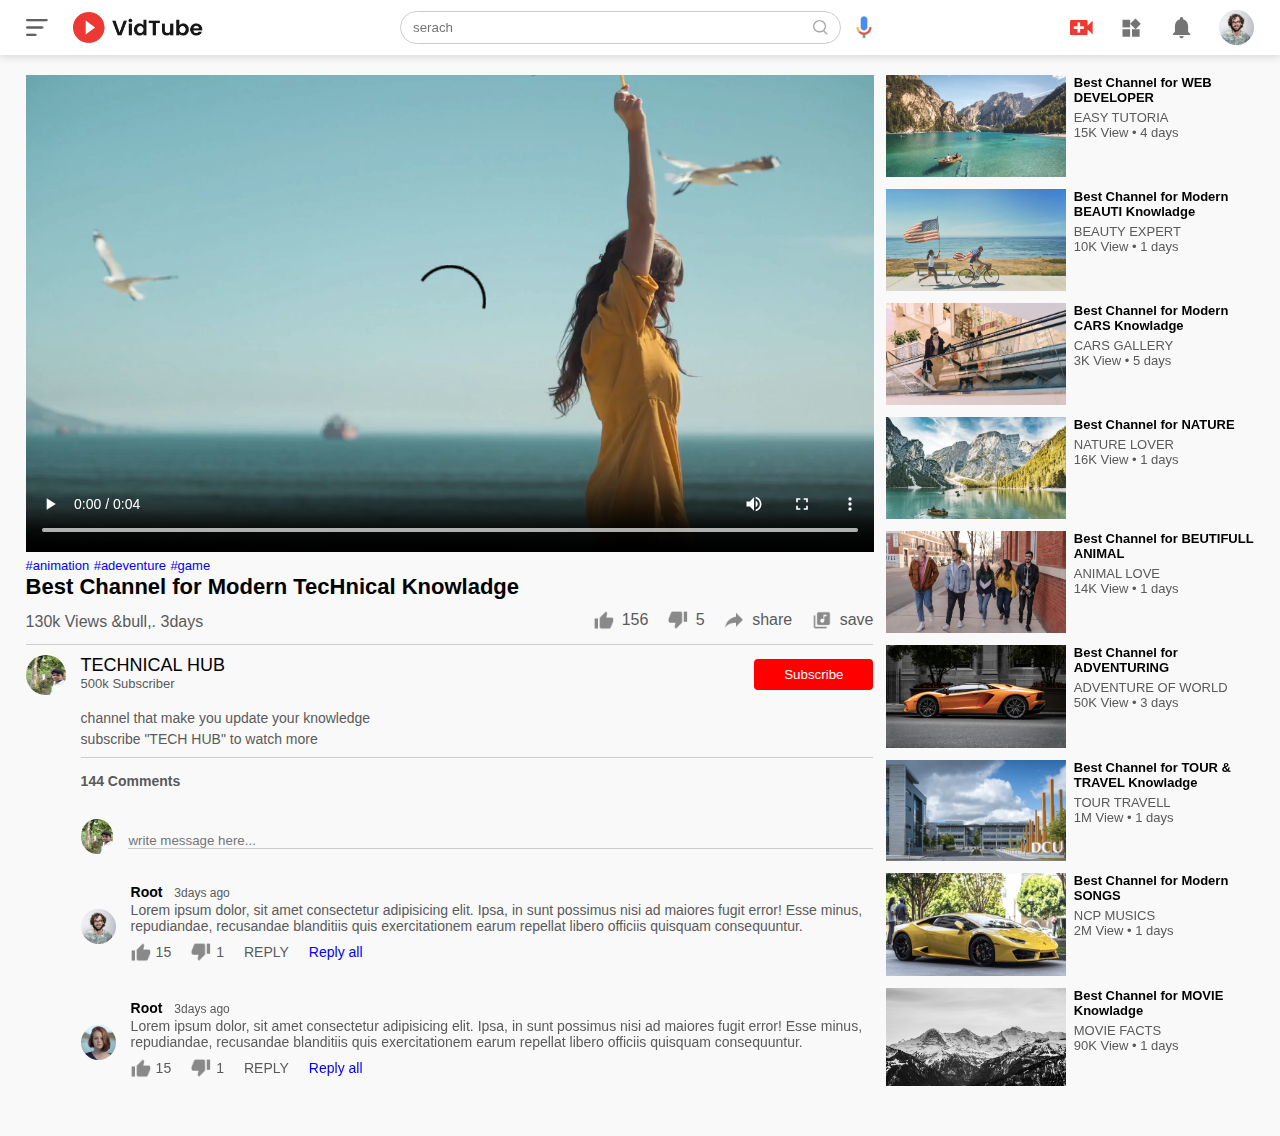
<file: playVedio.html>
<!DOCTYPE html>
<html lang="en">
<head>
    <meta charset="UTF-8">
    <meta http-equiv="X-UA-Compatible" content="IE=edge">
    <meta name="viewport" content="width=device-width, initial-scale=1.0">
    <title>Play vedio</title>
    <link rel="stylesheet" href="styles.css">
</head>
<body>
    <!-- navigation -->
    <nav class="flex-div">
        <div class="nav-left flex-div">
            <img src="images/menu.png" class="menu-icon">
            <img src="images/logo.png" class="logo">
        </div>
        <div class="nav-middle flex-div">
            <div class="search-box flex-div">
           <input type="text" placeholder="serach">
           <img src="images/search.png">
            </div>
            <img src="images/voice-search.png" class="mic-icon">
        </div>

        <div class="nav-right flex-div">
            <img src="images/upload.png" >
            <img src="images/more.png">
            <img src="images/notification.png" >
            <img src="images/Jack.png" class="img-icon" >
        </div>
    </nav>

    <!-- main -->
    <div class="container play-container">
        <div class="row">
            <div class="paly-video">
              <video controls autoplay>
                <source src="images/video.mp4" type="video/mp4">
              </video>
              <div class="tags">
                <a href="">#animation</a> <a href="">#adeventure</a> <a href="">#game</a>
              </div>

               <h3>Best Channel for Modern TecHnical Knowladge</h3>
               <div class="play-video-information">
                <p>130k Views &bull,. 3days</p>
                <div>
                    <a href=""> <img src="images/like.png" >156 </a>
                    <a href=""> <img src="images/dislike.png">5 </a>
                    <a href=""> <img src="images/share.png"> share</a>
                    <a href=""> <img src="images/save.png "> save</a>
                </div>
               </div>
              <hr>

               <div class="publisher">
                <img src="images/irfan.jpg">
                <div>
                <p>TECHNICAL HUB</p>
                <span>500k Subscriber</span>
                </div>
                <button type="button">Subscribe</button>
               </div>

               <div class="vid-discription">
                <p>channel that make you update your knowledge</p>
                <p>subscribe "TECH HUB" to watch more</p>

                <hr>
                <h4> 144 Comments</h4>
                <div class="add-comments">
                    <img src="images/irfan.jpg">
                    <input type="text" placeholder="write message here...">
                </div>
                <div class="old-comment">
                    <img src="images/Jack.png">
                    <div>
                        <h3>Root <span>3days ago</span></h3>
                        <p> Lorem ipsum dolor, sit amet consectetur adipisicing elit. Ipsa, in sunt possimus nisi ad maiores fugit error! Esse minus, repudiandae, recusandae 
                            blanditiis quis exercitationem earum repellat libero officiis quisquam consequuntur.</p>
                      <div class="comment-action">
                        <img src="images/like.png">
                        <span>15</span>
                        <img src="images/dislike.png">
                        <span>1</span>
                        <span>REPLY</span>
                        <a href="">Reply all</a>
                      </div>
                    </div>
                </div>

                <div class="old-comment">
                    <img src="images/megan.png">
                    <div>
                        <h3>Root <span>3days ago</span></h3>
                        <p> Lorem ipsum dolor, sit amet consectetur adipisicing elit. Ipsa, in sunt possimus nisi ad maiores fugit error! Esse minus, repudiandae, recusandae 
                            blanditiis quis exercitationem earum repellat libero officiis quisquam consequuntur.</p>
                      <div class="comment-action">
                        <img src="images/like.png">
                        <span>15</span>
                        <img src="images/dislike.png">
                        <span>1</span>
                        <span>REPLY</span>
                        <a href="">Reply all</a>
                      </div>
                    </div>
                </div>

               </div>
              

            </div>

            <div class="right-sidebar">
                <div class="side-video-list">
                   <a href="" class="small-thum"> <img src="images/thumbnail1.png"></a>
                    <div class="vid-info">
                <a href="">Best Channel for WEB DEVELOPER</a>
                <p>EASY TUTORIA</p>
                <P> 15K View  &bull; 4 days</P>
                    </div>
                    
                </div>

                <div class="side-video-list">
                    <a href="" class="small-thum"> <img src="images/thumbnail2.png"></a>
                     <div class="vid-info">
                 <a href="">Best Channel for Modern BEAUTI Knowladge</a>
                 <p>BEAUTY EXPERT</p>
                 <P> 10K View  &bull; 1 days</P>
                     </div>
                 </div>

                 <div class="side-video-list">
                    <a href="" class="small-thum"> <img src="images/thumbnail3.png"></a>
                     <div class="vid-info">
                 <a href="">Best Channel for Modern CARS Knowladge</a>
                 <p>CARS GALLERY</p>
                 <P> 3K View  &bull; 5 days</P>
                     </div>
                 </div>

                 <div class="side-video-list">
                    <a href="" class="small-thum"> <img src="images/thumbnail4.png"></a>
                     <div class="vid-info">
                 <a href="">Best Channel for NATURE</a>
                 <p>NATURE LOVER</p>
                 <P> 16K View  &bull; 1 days</P>
                     </div>
                 </div>

                 <div class="side-video-list">
                    <a href="" class="small-thum"> <img src="images/thumbnail5.png"></a>
                     <div class="vid-info">
                 <a href="">Best Channel for BEUTIFULL ANIMAL</a>
                 <p>ANIMAL LOVE</p>
                 <P> 14K View  &bull; 1 days</P>
                     </div>
                 </div>

                 <div class="side-video-list">
                    <a href="" class="small-thum"> <img src="images/thumbnail6.png"></a>
                     <div class="vid-info">
                 <a href="">Best Channel for ADVENTURING</a>
                 <p>ADVENTURE OF WORLD</p>
                 <P> 50K View  &bull; 3 days</P>
                     </div>
                 </div>

                 <div class="side-video-list">
                    <a href="" class="small-thum"> <img src="images/thumbnail7.png"></a>
                     <div class="vid-info">
                 <a href="">Best Channel for TOUR & TRAVEL Knowladge</a>
                 <p>TOUR TRAVELL</p>
                 <P> 1M View  &bull; 1 days</P>
                     </div>
                 </div>

                 <div class="side-video-list">
                    <a href="" class="small-thum"> <img src="images/thumbnail8.png"></a>
                     <div class="vid-info">
                 <a href="">Best Channel for Modern SONGS</a>
                 <p>NCP MUSICS</p>
                 <P> 2M View  &bull; 1 days</P>
                     </div>
                 </div>

                 <div class="side-video-list">
                    <a href="" class="small-thum"> <img src="images/thumbnail9.jpg"></a>
                     <div class="vid-info">
                 <a href="">Best Channel for MOVIE Knowladge</a>
                 <p>MOVIE FACTS</p>
                 <P> 90K View  &bull; 1 days</P>
                     </div>
                 </div>

            </div>
        </div>
    </div>
</body>
</html>
</file>
<file: styles.css>
*{
    margin: 0;
    padding: 0;
    font-family: poppins, sans-serif;
    box-sizing: border-box;
}

a{
    text-decoration: none;
    color: #5a5a5a;
}

img{
    cursor: pointer;
}

.flex-div{
    display: flex;
    align-items: center;

}

nav{
    padding: 10px 2%;
    justify-content: space-between;
    box-shadow:0 0 10px rgba(0, 0, 0, 0.2) ;
    background: #fff;
    position: sticky;
    top: 0;
    z-index:10;
}

.nav-right img{
    width: 25px;
    margin-right: 25px;
}

.nav-right .img-icon{
    width: 35px;
    border-radius: 50%;
    margin-right: 0;
}

/* "nav-left */

.nav-left .menu-icon{
    width: 22px;
    margin-right: 25px;
}

.nav-left .logo{
    width: 130px;
}

.nav-middle .mic-icon{
    width: 16px;
}

.nav-middle .search-box{
    border: 1px solid #ccc;
    border-radius: 25px;
    margin-right: 15px;
    padding: 8px 12px;
}


.nav-middle .search-box input{
    width: 400px;
    background: transparent;
    border: 0;
    outline: 0;
}

.nav-middle .search-box img{
    width: 15px;
}

/* sidebar */

.sidebar{
    background: #fff;
    width: 15%;
    height: 100vh;
    position: fixed;
    top: 0;
    padding-left: 2%;
    padding-top: 80px;
}

.sidebar hr{
    border: 0;
    height: 1px;
    width: 80%;
    background: #ccc;
}

.shortcut-link a img{
    width: 20px;
    margin-right: 20px;
}


.shortcut-link a {
    display: flex;
    align-items: center;
    margin-bottom: 20px;
    width: fit-content;
    flex-wrap: wrap;
}


.shortcut-link a:first-child{
    color: red
}

.subscribe-list h3{
    font-size: 13px;
    margin: 20px 0;
    color: #5a5a5a;
}

.subscribe-list a{
    display: flex;
    align-items: center;
    width: fit-content;
    margin-bottom: 20px;
    flex-wrap: wrap;
}


.subscribe-list a img{
    width: 25px;
    height: 25px;
    border-radius: 50%;
    margin-right: 20px;
}

.small-sidebar{
    width: 5%;
}

.small-sidebar a p{
    display: none;
}

.small-sidebar h3{
    display: none;
}

.small-sidebar hr{
    margin-bottom: 25%;
    width: 50%;
}

/* container */
.container{
    background: #f9f9f9;
    padding-left: 17%;
    padding-right: 2%;
    padding-top: 20px;
    padding-bottom: 20px;

}

.large-container{
    padding-left: 7%;
}

.banner{
    width: 100%;
}

.banner img{
    width: 100%;
    border-radius: 8px;
}

/* list-container */

.list-container{
    display: grid;
   grid-template-columns: repeat(auto-fit, minmax(250px, 1fr));
   grid-column-gap: 16px;
   grid-row-gap: 30px;
   margin-top: 15px;
}

.vid-container .thumbnail1{
    width: 100%;
     border-radius: 5px;
    }

    .vid-container .flex-div{
        align-items: flex-start;
        margin-top: 7px;
    }

    .vid-container .flex-div img{
        width: 35px;
        height: 35px;
        margin-right: 10px;
        border-radius: 50%;
    }

    .vid-info{
        font-size: 13px;
        color: #5a5a5a;
    }

    .vid-info a{
        color: black;
        display: block;
        font-weight: 600;
        margin-bottom: 5px;
    }

    /* responsive */

    @media (max-width: 900px){
        .menu-icon{
            display: none;
        }
        .sidebar{
            display: none;
        }
        .container, .large-container{
            padding-left: 5%;
            padding-right: 5%;
        }

        .nav-right img{
            display: none;
        }
        .nav-right .img-icon{
            display: block;
            width: 30px;
        }

        .nav-middle .search-box input{
            width: 100px;
        }

        .nav-middle .mic-icon{
            display: none;
        }
        .logo{
            width: 90px;
        }
    }


    /*play video page  */
    .play-container{
        padding-left: 2%;
    }

    .row{
        display: flex;
        justify-content: space-between;
        flex-wrap: wrap;
    }

    .paly-video{
        flex-basis: 69%;
    }

    .right-sidebar{
        flex-basis: 30%;
    }

    .paly-video video{
        width: 100%;
    }

    .side-video-list{
        display: flex;
        justify-content: space-between;
        margin-bottom: 8px;
    }

    .side-video-list img{
        width: 100%;
    }

    .side-video-list .small-thum{
        flex-basis: 49%;
    }

    .side-video-list .vid-info{
        flex-basis: 49%;
    }

    .paly-video .tags a{ 
      color:#0000ff ;
      font-size: 13px;
    }

    .paly-video h3{
        font-size: 22px;
        font-weight: 600;
    }

    .paly-video .play-video-information{
        display: flex;
        align-items: center;
        justify-content: space-between;
        margin-top: 10px;
        flex-wrap: wrap;
        color: #5a5a5a;
    }

    .paly-video .play-video-information a img{
        width: 20px;
        margin-right: 8px;
    }

    .paly-video .play-video-information  a{
        display: inline-flex;
        align-items: center;
        margin-left: 15px;
    }
     
    .paly-video hr{
        border: 0;
        height: 1px;margin: 10px 0;
        background: #ccc;
    }

    .publisher{
        display: flex;
        align-items: center;
        margin-top: 8px;
    }

    .publisher div{
        flex: 1;
        line-height: 18px;
    }

    .publisher img{
        width: 40px;
        height: 40px;
        border-radius: 50%;
        margin-right: 15px;
    }


    .publisher div p{
       font-size: 18px;
       color: #000;
       font-weight: 6000;
    }

    .publisher div span{
        font-size: 13px;
        color: #5a5a5a;
    }

    .publisher button{
        background: red;
        color: #fff;
        padding: 8px 30px;
        border: 0;
        outline: 0;
        border-radius: 4px;
        cursor: pointer;
    }

    .vid-discription{
        padding-left: 55px;
        margin: 15px 0;
    }

    .vid-discription p{
        font-size: 14px;
        margin-bottom: 5px;
        color: #5a5a5a;
    }

    .vid-discription h4{
        font-size: 14px;
        color: #5a5a5a;
        margin-top: 15px;
    }

    .add-comments{
        display: flex;
        align-items: center;
        margin: 30px 0;
    }

    .add-comments img{
        width: 35px;
        height: 35px;
        margin-right: 15px;
        border-radius: 50%;
    }

    .add-comments input{
        border: 0;
        outline: 0;
        border-bottom: 1px solid #ccc;
        width: 100%;
        padding-top: 10px;
        background: transparent;
    }

    .old-comment{
        display: flex;
        align-items: center;
        margin: 30px 0; 
    }

   .old-comment img{
        width: 35px;
        margin-right: 15px;
        border-radius: 50%;
   }

   .old-comment h3{
    margin-bottom: 2px;
    font-size: 14px;
   }

   .old-comment h3 span{
    font-weight: 500;
    font-size: 12px;
    margin-left: 8px;
    color: #5a5a5a;
   }

   .old-comment .comment-action{
    display: flex;
    align-items: center;
    margin: 8px 0;
    font-size: 14px;
   }

   .old-comment .comment-action img{
    border-radius: 0;
    width: 20px;
    margin-right: 5px;
}

.old-comment .comment-action span{
    margin-right: 20px;
    color: #5a5a5a;
}

.old-comment .comment-action a{
    color: #0000ff;
}

/* responsive */
@media (max-width: 900px){
    .paly-video{
        flex-basis: 100%;
    }
    .right-sidebar{
        flex-basis: 100%;
    }
    .play-container{
        padding-left: 5%;
    }

    .vid-discription{
        padding-left: 0;
    }

    .paly-video .play-video-information  a{
        margin-left: 0;
        margin-right: 15px;
        margin-top: 15px;
    }

}
</file>
